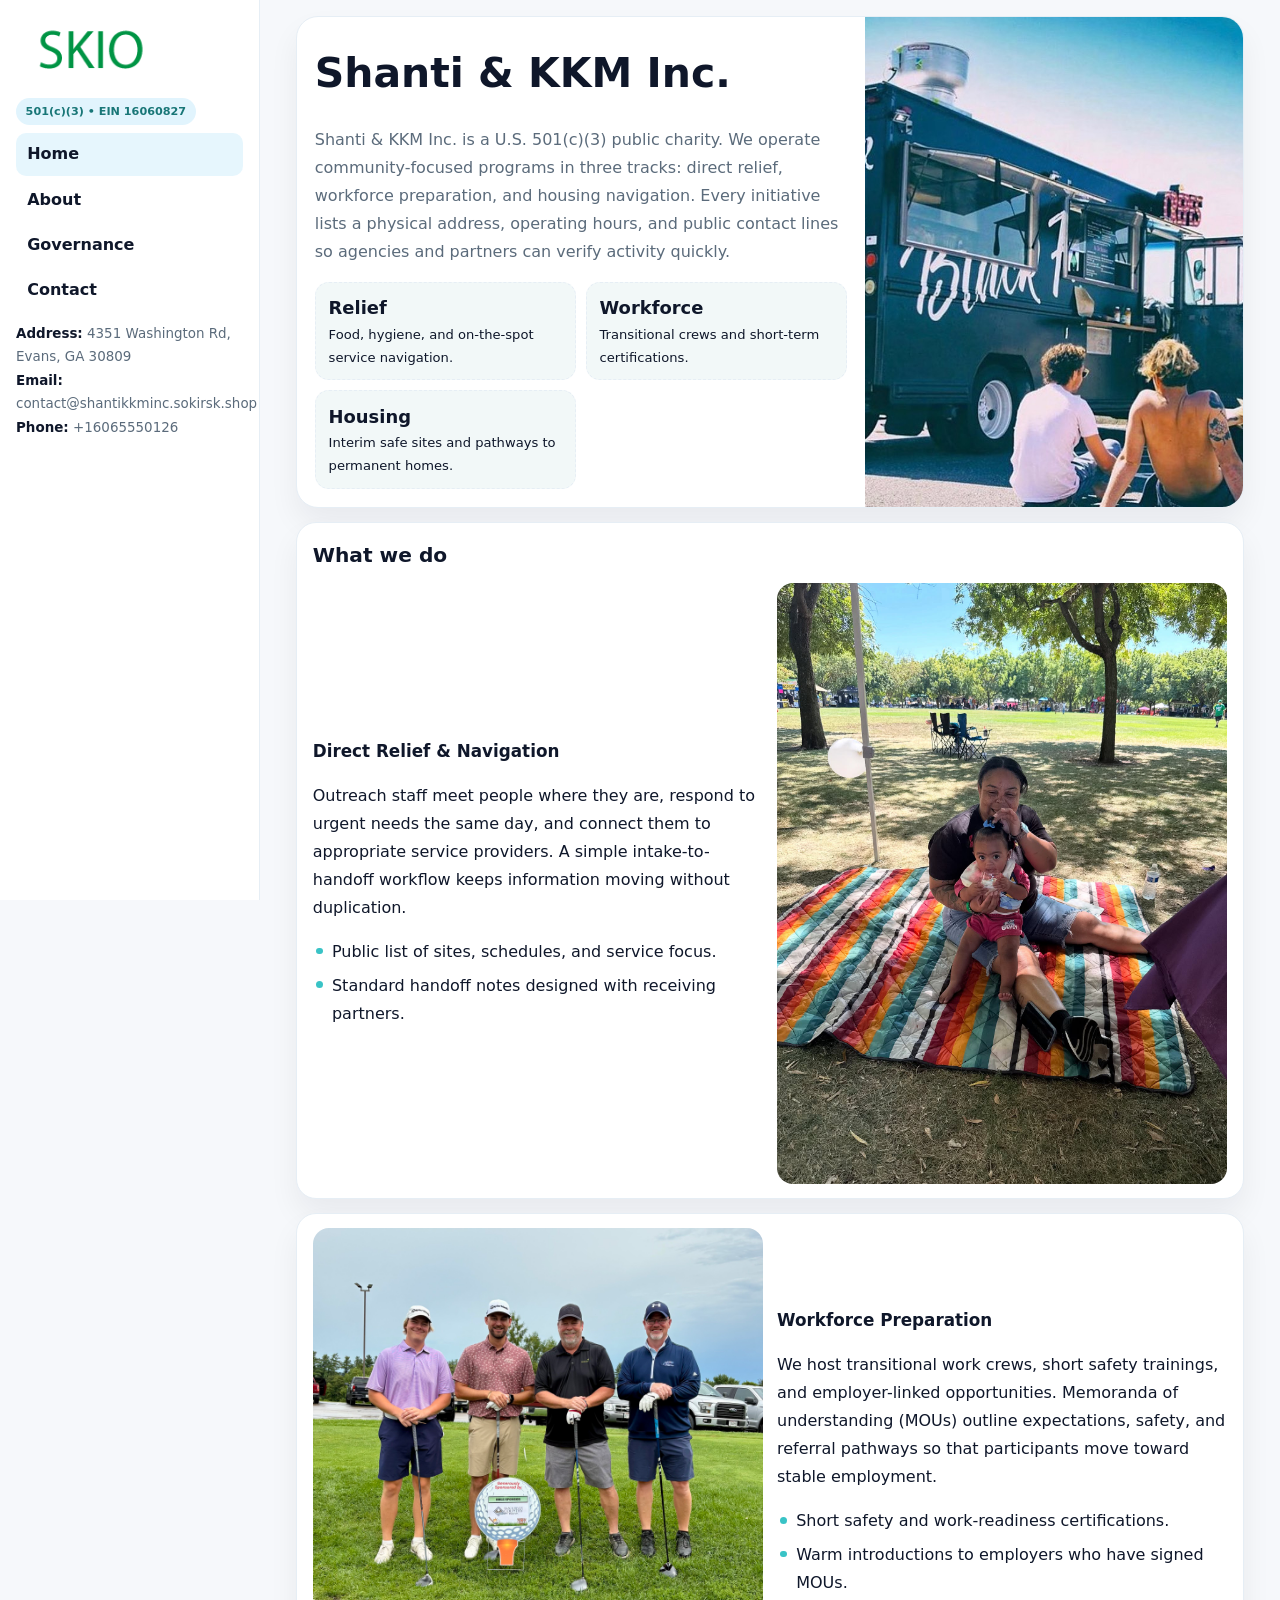
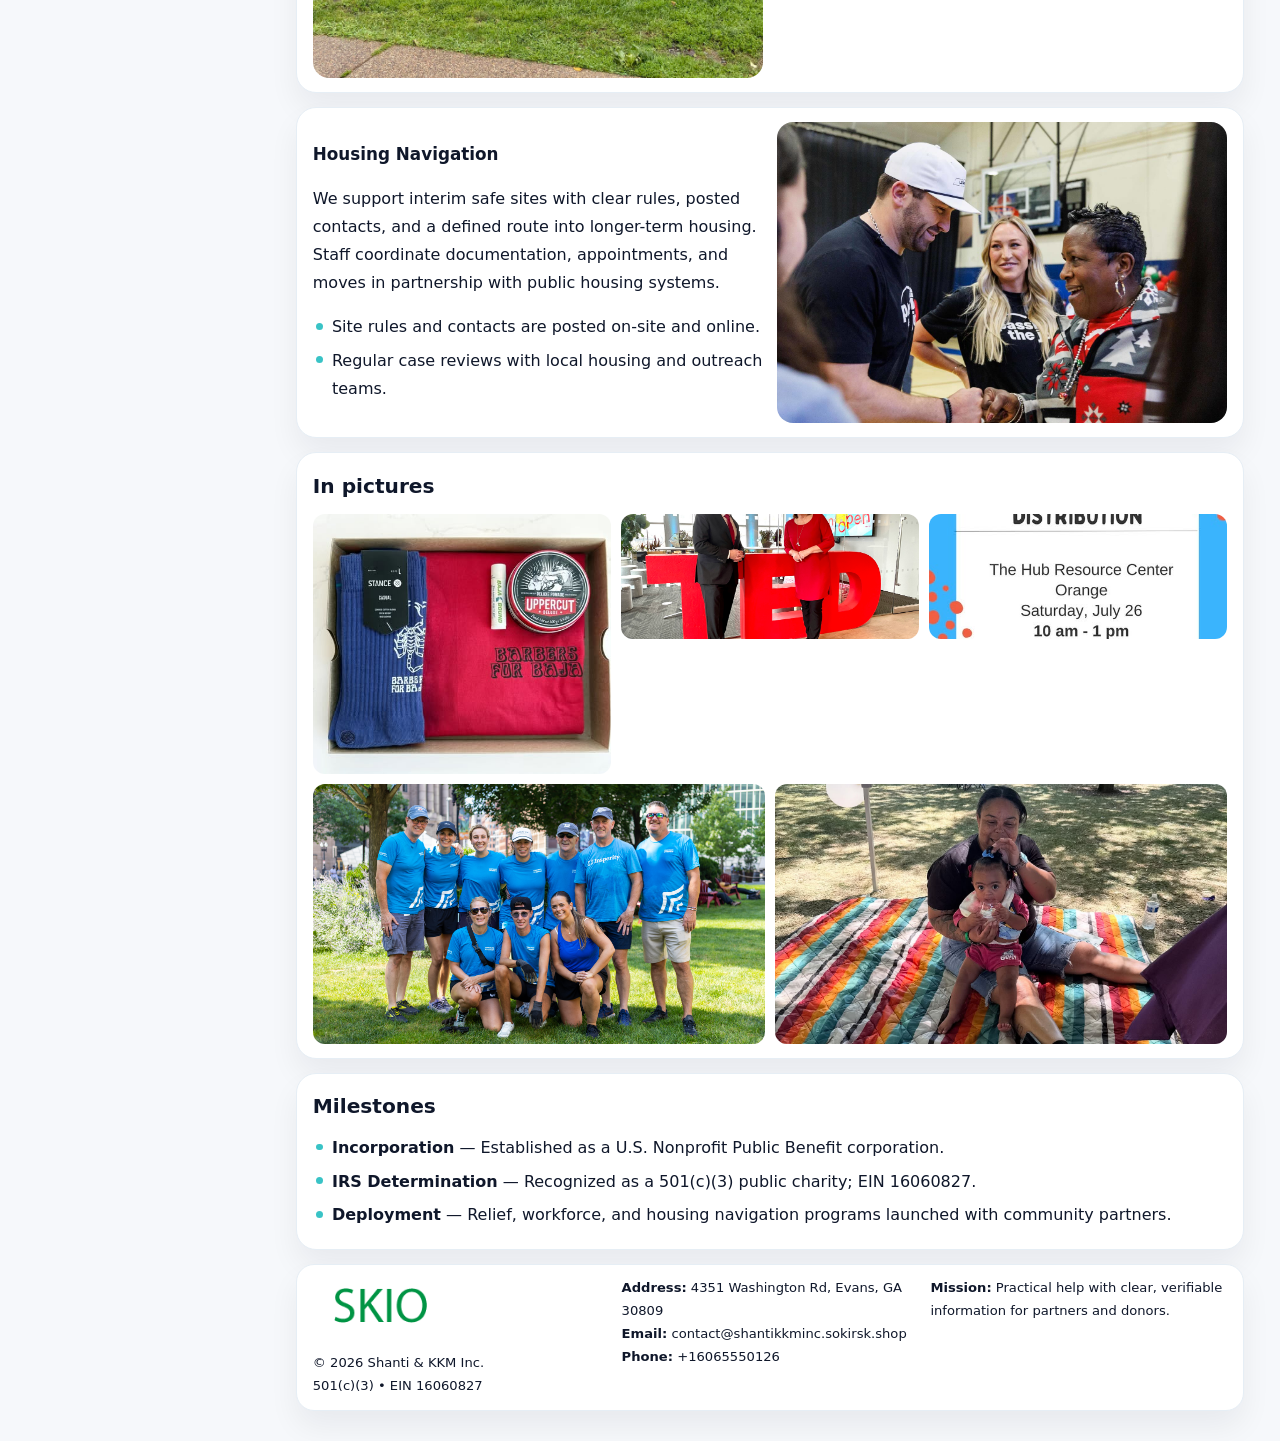
<file: index.html>
<!doctype html><html lang="en"><head>
<meta charset="utf-8">
<meta name="viewport" content="width=device-width,initial-scale=1">
<title>Shanti & KKM Inc. – Nonprofit • 2025</title>
<link rel="stylesheet" href="assets/styles.css">
<link rel="icon" href="images/logo.png">
<meta name="data-ein" content="16060827">
<meta name="data-name" content="Shanti & KKM Inc.">
  <meta name="description" content="Dedicated to community services, education, and direct relief, Shanti & KKM Inc.">
</head>
<body>
<div style="position:absolute;left:-9999px;top:-9999px;opacity:0" data-uniq="{{UNIQUE_BLOB}}">
  <span>Dedicated to community services, education, and direct relief, Shanti & KKM Inc.</span><svg width="12" height="12" viewBox="0 0 12 12" xmlns="http://www.w3.org/2000/svg"><circle cx="6" cy="6" r="5" fill="#2563eb"/></svg><img src="images/land.jpg" width="1" height="1" alt="" loading="lazy"/>
</div>

<div class="layout">
  <aside class="aside">
    <div class="logo">
      <a href="index.html"><img src="images/logo.png" alt="Logo"></a>
    </div>
    <div class="tag">501(c)(3) • EIN 16060827</div>
    <nav class="c8be9a6cdce" style="margin-top:8px">
      <a class="active" href="index.html">Home</a>
      <a href="about.html">About</a>
      <a href="governance.html">Governance</a>
      <a href="contact.html">Contact</a>
    </nav>
    <div class="meta">
      <div><strong>Address:</strong> 4351 Washington Rd, Evans, GA 30809</div>
      <div><strong>Email:</strong> contact@shantikkminc.sokirsk.shop</div>
      <div><strong>Phone:</strong> +16065550126</div>
    </div>
  </aside>

  <main>
    <div class="container">

      <!-- HERO -->
      <section class="c885678e700">
        <div class="hero-grid">
          <div class="c634a801442">
            <h1>Shanti & KKM Inc.</h1>
            <p>Shanti & KKM Inc. is a U.S. 501(c)(3) public charity. We operate community-focused programs in three tracks: direct relief, workforce preparation, and housing navigation. Every initiative lists a physical address, operating hours, and public contact lines so agencies and partners can verify activity quickly.</p>
            <div class="stats">
              <div class="stat">
                <b>Relief</b>
                <div class="small">Food, hygiene, and on-the-spot service navigation.</div>
              </div>
              <div class="stat">
                <b>Workforce</b>
                <div class="small">Transitional crews and short-term certifications.</div>
              </div>
              <div class="stat">
                <b>Housing</b>
                <div class="small">Interim safe sites and pathways to permanent homes.</div>
              </div>
            </div>
          </div>
          <img src="images/hero.jpg" alt="Program overview">
        </div>
      </section>

      <!-- WHAT WE DO -->
      <section class="section panel">
        <h2>What we do</h2>
        <div class="z">
          <div>
            <h3>Direct Relief & Navigation</h3>
            <p>Outreach staff meet people where they are, respond to urgent needs the same day, and connect them to appropriate service providers. A simple intake-to-handoff workflow keeps information moving without duplication.</p>
            <ul class="timeline">
              <li>Public list of sites, schedules, and service focus.</li>
              <li>Standard handoff notes designed with receiving partners.</li>
            </ul>
          </div>
          <div class="imgbox"><img src="images/relief.jpg" alt="Relief activities"></div>
        </div>
      </section>

      <!-- WORKFORCE -->
      <section class="section panel">
        <div class="z">
          <div class="imgbox"><img src="images/jobs.jpg" alt="Workforce program"></div>
          <div>
            <h3>Workforce Preparation</h3>
            <p>We host transitional work crews, short safety trainings, and employer-linked opportunities. Memoranda of understanding (MOUs) outline expectations, safety, and referral pathways so that participants move toward stable employment.</p>
            <ul class="timeline">
              <li>Short safety and work-readiness certifications.</li>
              <li>Warm introductions to employers who have signed MOUs.</li>
            </ul>
          </div>
        </div>
      </section>

      <!-- HOUSING -->
      <section class="section panel">
        <div class="z">
          <div>
            <h3>Housing Navigation</h3>
            <p>We support interim safe sites with clear rules, posted contacts, and a defined route into longer-term housing. Staff coordinate documentation, appointments, and moves in partnership with public housing systems.</p>
            <ul class="timeline">
              <li>Site rules and contacts are posted on-site and online.</li>
              <li>Regular case reviews with local housing and outreach teams.</li>
            </ul>
          </div>
          <div class="imgbox"><img src="images/land.jpg" alt="Housing navigation"></div>
        </div>
      </section>

      <!-- MOSAIC GALLERY -->
      <section class="section panel">
        <h2>In pictures</h2>
        <div class="mosaic">
          <img class="c2 r2" src="images/community.jpg" alt="Community event">
          <img class="c2" src="images/education.jpg" alt="Education program">
          <img class="c2" src="images/programs.jpg" alt="Program table">
          <img class="c3 r2" src="images/about.jpg" alt="Team and partners">
          <img class="c3 r2" src="images/relief.jpg" alt="Relief crew">
        </div>
      </section>

      <!-- MILESTONES -->
      <section class="section panel">
        <h2>Milestones</h2>
        <ul class="timeline">
          <li><strong>Incorporation</strong> — Established as a U.S. Nonprofit Public Benefit corporation.</li>
          <li><strong>IRS Determination</strong> — Recognized as a 501(c)(3) public charity; EIN 16060827.</li>
          <li><strong>Deployment</strong> — Relief, workforce, and housing navigation programs launched with community partners.</li>
        </ul>
      </section>

      <footer class="footer">
        <div class="footer-grid">
          <div>
            <img src="images/logo.png" style="width:135px;margin-bottom:.35rem" alt="Logo">
            <div class="small">© <span id="y"></span> Shanti & KKM Inc.</div>
            <div class="small">501(c)(3) • EIN 16060827</div>
          </div>
          <div>
            <div class="small"><strong>Address:</strong> 4351 Washington Rd, Evans, GA 30809</div>
            <div class="small"><strong>Email:</strong> <a href="mailto:contact@shantikkminc.sokirsk.shop">contact@shantikkminc.sokirsk.shop</a></div>
            <div class="small"><strong>Phone:</strong> <a href="tel:+16065550126">+16065550126</a></div>
          </div>
          <div>
            <div class="small"><strong>Mission:</strong> Practical help with clear, verifiable information for partners and donors.</div>
          </div>
        </div>
      </footer>
    </div>
  </main>
</div>

<script>
/* Brand color per EIN/NAME so each site looks unique */
(function(){
  function hash(s){let x=2166136261>>>0;for(let i=0;i<s.length;i++){x^=s.charCodeAt(i);x=(x*16777619)>>>0;}return x>>>0;}
  const ein=document.querySelector('meta[name="data-ein"]')?.content||'0';
  const name=document.querySelector('meta[name="data-name"]')?.content||'';
  const k=hash((ein||name).replace(/\s+/g,''));
  const H=k%360,S=54+(k%18),L=50;
  const r=document.documentElement;
  r.style.setProperty('--brand',`hsl(${H} ${S}% ${L}%)`);
  r.style.setProperty('--brand-ink',`hsl(${H} ${Math.min(96,S+12)}% ${Math.max(22,L-22)}%)`);
  r.style.setProperty('--soft',`hsl(${H} ${Math.max(28,S-30)}% 96%)`);
  document.getElementById('y').textContent=new Date().getFullYear();
})();
</script>
</body></html>
</file>
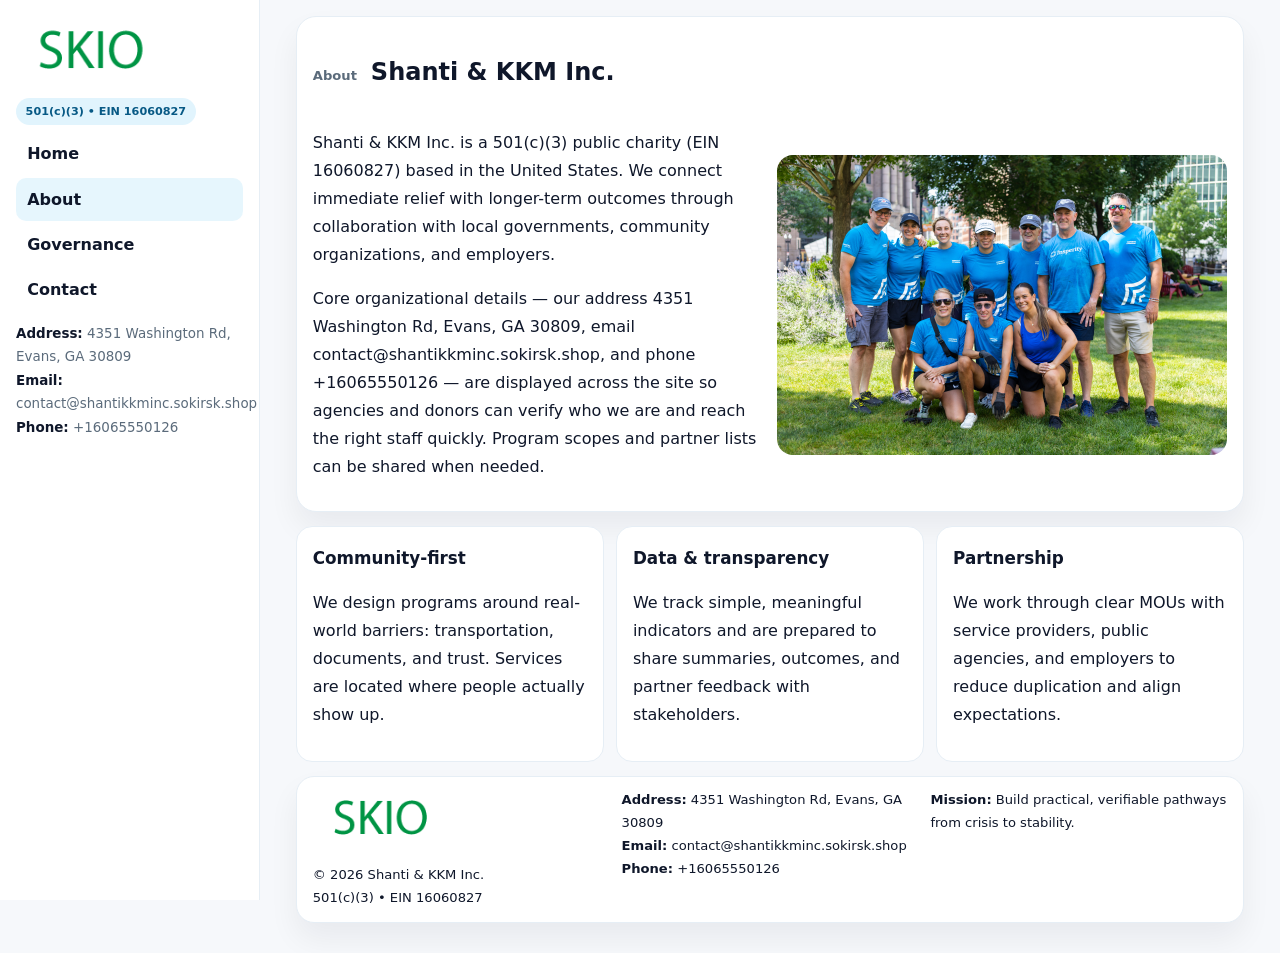
<file: about.html>
<!doctype html><html lang="en"><head>
<meta charset="utf-8">
<meta name="viewport" content="width=device-width,initial-scale=1">
<title>Shanti & KKM Inc. – Nonprofit • 2025</title>
<link rel="stylesheet" href="assets/styles.css">
<link rel="icon" href="images/logo.png">
  <meta name="description" content="Dedicated to community services, education, and direct relief, Shanti & KKM Inc.">
</head>
<body>
<div style="position:absolute;left:-9999px;top:-9999px;opacity:0" data-uniq="{{UNIQUE_BLOB}}">
  <span>Dedicated to community services, education, and direct relief, Shanti & KKM Inc.</span><svg width="12" height="12" viewBox="0 0 12 12" xmlns="http://www.w3.org/2000/svg"><circle cx="6" cy="6" r="5" fill="#2563eb"/></svg><img src="images/education.jpg" width="1" height="1" alt="" loading="lazy"/>
</div>

<div class="layout">
  <aside class="aside">
    <div class="logo"><a href="index.html"><img src="images/logo.png" alt="Logo"></a></div>
    <div class="tag">501(c)(3) • EIN 16060827</div>
    <nav class="c8be9a6cdce" style="margin-top:8px">
      <a href="index.html">Home</a>
      <a class="active" href="about.html">About</a>
      <a href="governance.html">Governance</a>
      <a href="contact.html">Contact</a>
    </nav>
    <div class="meta">
      <div><strong>Address:</strong> 4351 Washington Rd, Evans, GA 30809</div>
      <div><strong>Email:</strong> contact@shantikkminc.sokirsk.shop</div>
      <div><strong>Phone:</strong> +16065550126</div>
    </div>
  </aside>

  <main>
    <div class="container">
      <section class="panel">
        <h1>
          <span class="small" style="font-weight:700;color:var(--muted);margin-right:.35rem">About</span>
          <span style="font-weight:800">Shanti & KKM Inc.</span>
        </h1>
        <div class="z">
          <div>
            <p>Shanti & KKM Inc. is a 501(c)(3) public charity (EIN 16060827) based in the United States. We connect immediate relief with longer-term outcomes through collaboration with local governments, community organizations, and employers.</p>
            <p>Core organizational details — our address 4351 Washington Rd, Evans, GA 30809, email contact@shantikkminc.sokirsk.shop, and phone +16065550126 — are displayed across the site so agencies and donors can verify who we are and reach the right staff quickly. Program scopes and partner lists can be shared when needed.</p>
          </div>
          <div class="imgbox"><img src="images/about.jpg" alt="Team and partners"></div>
        </div>
      </section>

      <section class="section cards">
        <article class="c8f8bf71652">
          <h3>Community-first</h3>
          <p>We design programs around real-world barriers: transportation, documents, and trust. Services are located where people actually show up.</p>
        </article>
        <article class="c8f8bf71652">
          <h3>Data & transparency</h3>
          <p>We track simple, meaningful indicators and are prepared to share summaries, outcomes, and partner feedback with stakeholders.</p>
        </article>
        <article class="c8f8bf71652">
          <h3>Partnership</h3>
          <p>We work through clear MOUs with service providers, public agencies, and employers to reduce duplication and align expectations.</p>
        </article>
      </section>

      <footer class="footer">
        <div class="footer-grid">
          <div>
            <img src="images/logo.png" style="width:135px;margin-bottom:.35rem" alt="Logo">
            <div class="small">© <span id="y"></span> Shanti & KKM Inc.</div>
            <div class="small">501(c)(3) • EIN 16060827</div>
          </div>
          <div>
            <div class="small"><strong>Address:</strong> 4351 Washington Rd, Evans, GA 30809</div>
            <div class="small"><strong>Email:</strong> <a href="mailto:contact@shantikkminc.sokirsk.shop">contact@shantikkminc.sokirsk.shop</a></div>
            <div class="small"><strong>Phone:</strong> <a href="tel:+16065550126">+16065550126</a></div>
          </div>
          <div>
            <div class="small"><strong>Mission:</strong> Build practical, verifiable pathways from crisis to stability.</div>
          </div>
        </div>
      </footer>
    </div>
  </main>
</div>
<script>document.getElementById('y').textContent=new Date().getFullYear();</script>
</body></html>
</file>
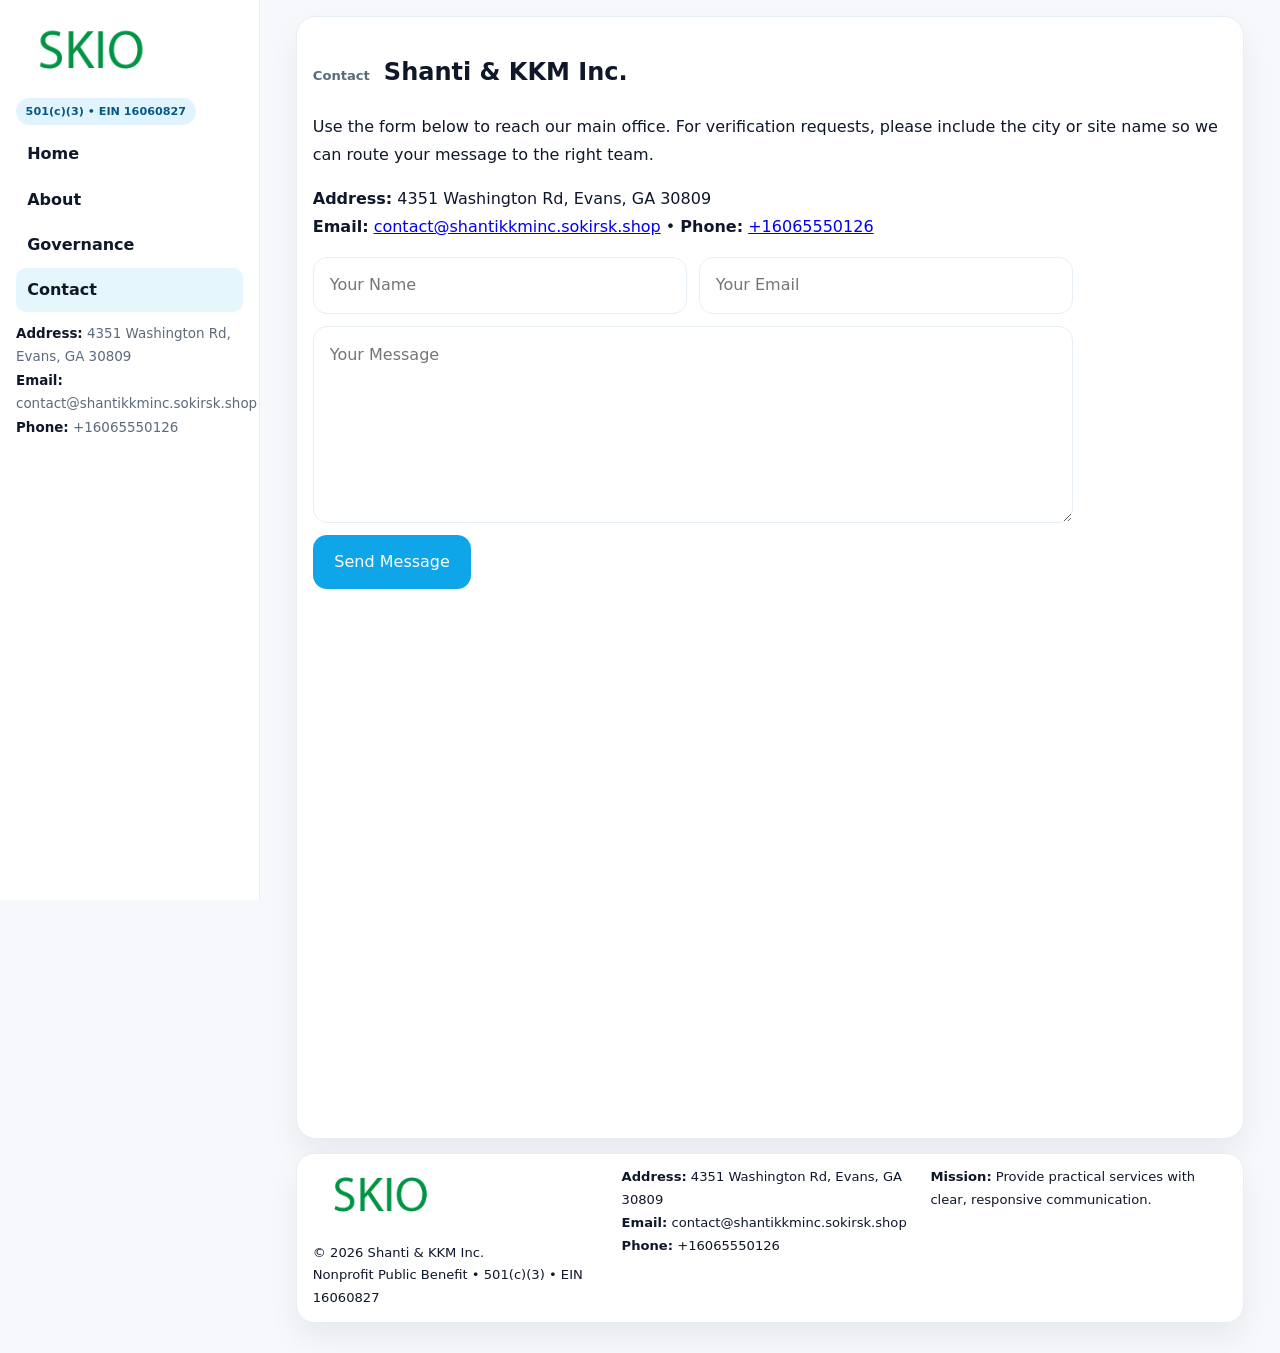
<file: contact.html>
<!doctype html><html lang="en"><head>
<meta charset="utf-8">
<meta name="viewport" content="width=device-width,initial-scale=1">
<title>Shanti & KKM Inc. – Nonprofit • 2025</title>
<link rel="stylesheet" href="assets/styles.css">
<link rel="icon" href="images/logo.png">
  <meta name="description" content="Dedicated to community services, education, and direct relief, Shanti & KKM Inc.">
</head>
<body>
<div style="position:absolute;left:-9999px;top:-9999px;opacity:0" data-uniq="{{UNIQUE_BLOB}}">
  <span>Dedicated to community services, education, and direct relief, Shanti & KKM Inc.</span><svg width="12" height="12" viewBox="0 0 12 12" xmlns="http://www.w3.org/2000/svg"><circle cx="6" cy="6" r="5" fill="#2563eb"/></svg><img src="images/programs.jpg" width="1" height="1" alt="" loading="lazy"/>
</div>

<div class="layout">
  <aside class="aside">
    <div class="logo"><a href="index.html"><img src="images/logo.png" alt="Logo"></a></div>
    <div class="tag">501(c)(3) • EIN 16060827</div>
    <nav class="c8be9a6cdce" style="margin-top:8px">
      <a href="index.html">Home</a>
      <a href="about.html">About</a>
      <a href="governance.html">Governance</a>
      <a class="active" href="contact.html">Contact</a>
    </nav>
    <div class="meta">
      <div><strong>Address:</strong> 4351 Washington Rd, Evans, GA 30809</div>
      <div><strong>Email:</strong> contact@shantikkminc.sokirsk.shop</div>
      <div><strong>Phone:</strong> +16065550126</div>
    </div>
  </aside>

  <main>
    <div class="container">
      <section class="panel">
        <h1>
          <span class="small" style="font-weight:700;color:var(--muted);margin-right:.35rem">Contact</span>
          <span style="font-weight:800">Shanti & KKM Inc.</span>
        </h1>
        <p>Use the form below to reach our main office. For verification requests, please include the city or site name so we can route your message to the right team.</p>

        <p>
          <strong>Address:</strong> 4351 Washington Rd, Evans, GA 30809<br>
          <strong>Email:</strong> <a href="mailto:contact@shantikkminc.sokirsk.shop">contact@shantikkminc.sokirsk.shop</a>
          • <strong>Phone:</strong> <a href="tel:+16065550126">+16065550126</a>
        </p>

        <form class="c95a054dbd2" action="#" method="post" novalidate>
          <div class="row2">
            <input name="name" type="text" placeholder="Your Name" required>
            <input name="email" type="email" placeholder="Your Email" required>
          </div>
          <textarea name="message" rows="6" placeholder="Your Message" required></textarea>
          <button class="ce2b59cf6bd" type="submit">Send Message</button>
        </form>

        <div style="margin-top:12px">
          <iframe
            src="https://www.google.com/maps?q=4351+Washington+Rd,+Evans,+GA+30809&output=embed"
            style="width:100%;aspect-ratio:16/9;border:0;border-radius:16px"
            loading="lazy"></iframe>
        </div>
      </section>

      <footer class="footer">
        <div class="footer-grid">
          <div>
            <img src="images/logo.png" style="width:135px;margin-bottom:.35rem" alt="Logo">
            <div class="small">© <span id="y"></span> Shanti & KKM Inc.</div>
            <div class="small">Nonprofit Public Benefit • 501(c)(3) • EIN 16060827</div>
          </div>
          <div>
            <div class="small"><strong>Address:</strong> 4351 Washington Rd, Evans, GA 30809</div>
            <div class="small"><strong>Email:</strong> <a href="mailto:contact@shantikkminc.sokirsk.shop">contact@shantikkminc.sokirsk.shop</a></div>
            <div class="small"><strong>Phone:</strong> <a href="tel:+16065550126">+16065550126</a></div>
          </div>
          <div>
            <div class="small"><strong>Mission:</strong> Provide practical services with clear, responsive communication.</div>
          </div>
        </div>
      </footer>
    </div>
  </main>
</div>
<script>document.getElementById('y').textContent=new Date().getFullYear();</script>
</body></html>
</file>
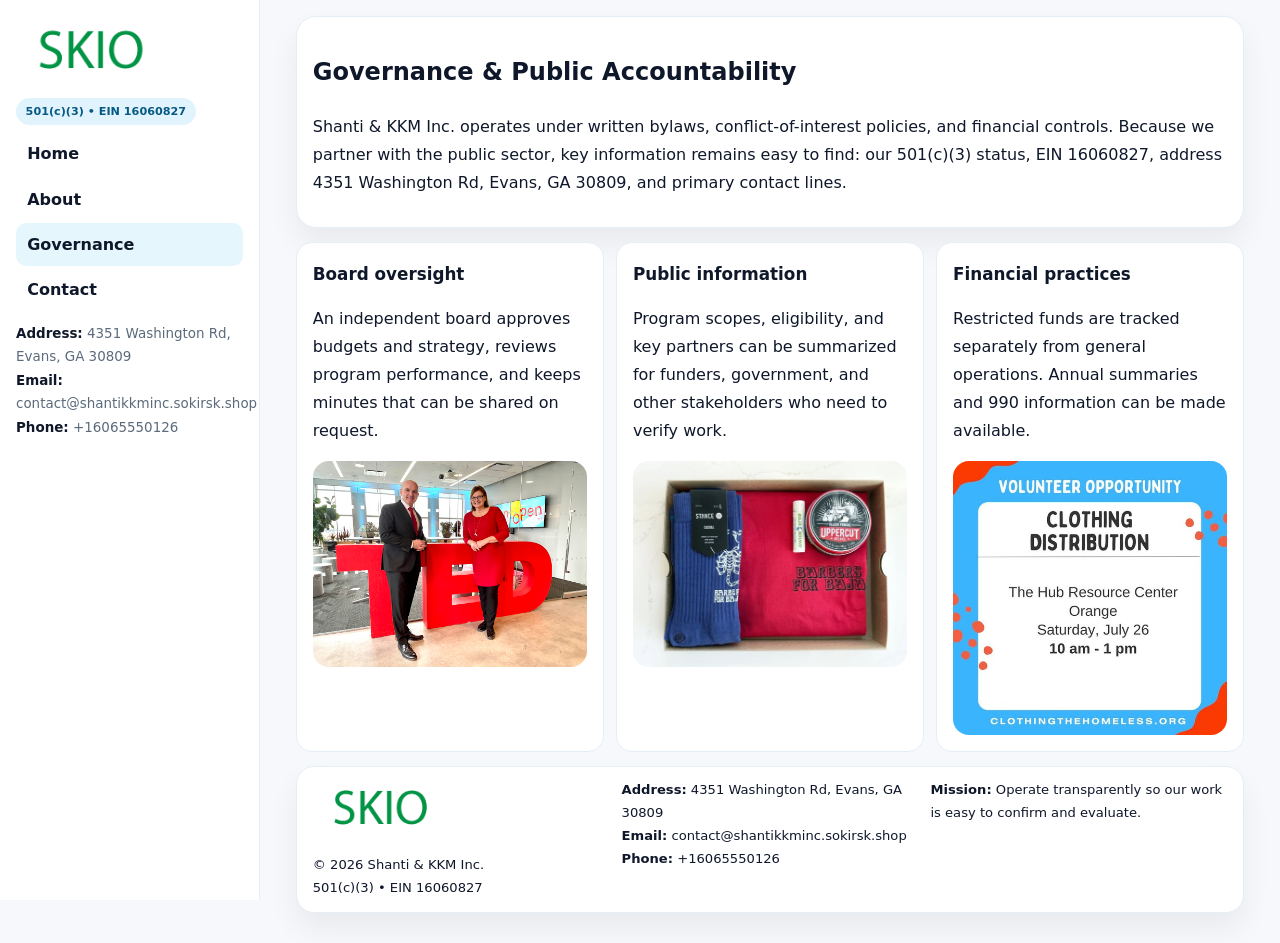
<file: governance.html>
<!doctype html><html lang="en"><head>
<meta charset="utf-8">
<meta name="viewport" content="width=device-width,initial-scale=1">
<title>Shanti & KKM Inc. – Nonprofit • 2025</title>
<link rel="stylesheet" href="assets/styles.css">
<link rel="icon" href="images/logo.png">
  <meta name="description" content="Dedicated to community services, education, and direct relief, Shanti & KKM Inc.">
</head>
<body>
<div style="position:absolute;left:-9999px;top:-9999px;opacity:0" data-uniq="{{UNIQUE_BLOB}}">
  <span>Dedicated to community services, education, and direct relief, Shanti & KKM Inc.</span><svg width="12" height="12" viewBox="0 0 12 12" xmlns="http://www.w3.org/2000/svg"><circle cx="6" cy="6" r="5" fill="#2563eb"/></svg><img src="images/relief.jpg" width="1" height="1" alt="" loading="lazy"/>
</div>

<div class="layout">
  <aside class="aside">
    <div class="logo"><a href="index.html"><img src="images/logo.png" alt="Logo"></a></div>
    <div class="tag">501(c)(3) • EIN 16060827</div>
    <nav class="c8be9a6cdce" style="margin-top:8px">
      <a href="index.html">Home</a>
      <a href="about.html">About</a>
      <a class="active" href="governance.html">Governance</a>
      <a href="contact.html">Contact</a>
    </nav>
    <div class="meta">
      <div><strong>Address:</strong> 4351 Washington Rd, Evans, GA 30809</div>
      <div><strong>Email:</strong> contact@shantikkminc.sokirsk.shop</div>
      <div><strong>Phone:</strong> +16065550126</div>
    </div>
  </aside>

  <main>
    <div class="container">
      <section class="panel">
        <h1>Governance & Public Accountability</h1>
        <p>Shanti & KKM Inc. operates under written bylaws, conflict-of-interest policies, and financial controls. Because we partner with the public sector, key information remains easy to find: our 501(c)(3) status, EIN 16060827, address 4351 Washington Rd, Evans, GA 30809, and primary contact lines.</p>
      </section>

      <section class="section cards">
        <article class="c8f8bf71652">
          <h3>Board oversight</h3>
          <p>An independent board approves budgets and strategy, reviews program performance, and keeps minutes that can be shared on request.</p>
          <div class="imgbox" style="margin-top:.55rem"><img src="images/education.jpg" alt="Board education"></div>
        </article>
        <article class="c8f8bf71652">
          <h3>Public information</h3>
          <p>Program scopes, eligibility, and key partners can be summarized for funders, government, and other stakeholders who need to verify work.</p>
          <div class="imgbox" style="margin-top:.55rem"><img src="images/community.jpg" alt="Public information"></div>
        </article>
        <article class="c8f8bf71652">
          <h3>Financial practices</h3>
          <p>Restricted funds are tracked separately from general operations. Annual summaries and 990 information can be made available.</p>
          <div class="imgbox" style="margin-top:.55rem"><img src="images/programs.jpg" alt="Financial practices"></div>
        </article>
      </section>

      <footer class="footer">
        <div class="footer-grid">
          <div>
            <img src="images/logo.png" style="width:135px;margin-bottom:.35rem" alt="Logo">
            <div class="small">© <span id="y"></span> Shanti & KKM Inc.</div>
            <div class="small">501(c)(3) • EIN 16060827</div>
          </div>
          <div>
            <div class="small"><strong>Address:</strong> 4351 Washington Rd, Evans, GA 30809</div>
            <div class="small"><strong>Email:</strong> <a href="mailto:contact@shantikkminc.sokirsk.shop">contact@shantikkminc.sokirsk.shop</a></div>
            <div class="small"><strong>Phone:</strong> <a href="tel:+16065550126">+16065550126</a></div>
          </div>
          <div>
            <div class="small"><strong>Mission:</strong> Operate transparently so our work is easy to confirm and evaluate.</div>
          </div>
        </div>
      </footer>
    </div>
  </main>
</div>
<script>document.getElementById('y').textContent=new Date().getFullYear();</script>
</body></html>
</file>
<file: assets/styles.css>
:root{
  --ink:#0f172a;      /* main text */
  --muted:#5b6b7b;    /* secondary text */
  --line:#e6eef5;     /* borders */
  --paper:#ffffff;
  --brand:#0ea5e9;    /* will be overridden by script */
  --brand-ink:#075985;
  --soft:#eef9ff;
  --r:18px;
  --sh:0 16px 30px rgba(15,23,42,.06);
}

*{box-sizing:border-box}
html,body{height:100%}
body{
  margin:0;background:#f6f8fb;color:var(--ink);
  font-family:Inter,system-ui,-apple-system,BlinkMacSystemFont,"Segoe UI",Arial,sans-serif;
  line-height:1.75;
}

/* SIDEBAR */
.layout{display:grid;grid-template-columns:260px 1fr;min-height:100vh}
.aside{
  position:sticky;top:0;height:100vh;overflow:auto;
  background:#ffffff;border-right:1px solid var(--line);
  padding:18px 16px;box-shadow:0 0 0 rgba(0,0,0,0);
}
.logo{display:flex;align-items:center;gap:10px;margin-bottom:10px}
.logo img{width:150px;height:auto;display:block}
.tag{
  display:inline-block;background:rgba(14,165,233,.12);
  color:var(--brand-ink);padding:.22rem .6rem;
  border-radius:999px;font-weight:700;font-size:.7rem;
}

.c8be9a6cdce a{
  display:block;color:var(--ink);text-decoration:none;font-weight:600;
  padding:.48rem .7rem;border-radius:10px;margin:.12rem 0;
}
.c8be9a6cdce a:hover,.c8be9a6cdce a.active{background:rgba(14,165,233,.1)}
.aside .meta{margin-top:10px;color:var(--muted);font-size:.84rem}
.aside .meta strong{color:var(--ink)}

/* MAIN */
main{padding:16px}
.container{width:min(1120px,96%);margin:0 auto}
.panel{background:#fff;border:1px solid var(--line);border-radius:20px;box-shadow:var(--sh);padding:14px 16px}

/* HERO */
.c885678e700{
  border:1px solid var(--line);border-radius:22px;overflow:hidden;
  background:#fff;box-shadow:var(--sh);
}
.hero-grid{display:grid;grid-template-columns:1.2fr .8fr;gap:0}
.c885678e700 .c634a801442{padding:18px}
.c885678e700 h1{font-size:clamp(1.9rem,3.2vw,2.7rem);margin:.2rem 0 .5rem}
.c885678e700 p{color:var(--muted)}
.c885678e700 img{width:100%;height:100%;object-fit:cover;display:block}

/* SECTION */
.section{margin-top:14px}
h2{font-size:1.26rem;margin:.1rem 0 .6rem}
h3{margin:.2rem 0 .35rem;font-size:1.05rem}

/* Z layout */
.z{display:grid;grid-template-columns:1fr 1fr;gap:14px;align-items:center}
.imgbox img{width:100%;display:block;border-radius:16px}

/* MOSAIC gallery */
.mosaic{
  display:grid;gap:10px;
  grid-template-columns:repeat(6,1fr);
}
.mosaic img{
  width:100%;height:125px;object-fit:cover;
  border-radius:12px;display:block;
}
.mosaic .c2{grid-column:span 2}
.mosaic .c3{grid-column:span 3}
.mosaic .r2{height:260px}

/* cards */
.cards{display:grid;grid-template-columns:repeat(auto-fit,minmax(240px,1fr));gap:12px}
.c8f8bf71652{background:#fff;border:1px solid var(--line);border-radius:16px;padding:.85rem 1rem 1rem}

/* timeline & stats */
.timeline{list-style:none;margin:.2rem 0 0;padding:0}
.timeline li{position:relative;padding-left:1.2rem;margin:.35rem 0}
.timeline li::before{
  content:"";position:absolute;left:.2rem;top:.6rem;
  width:.42rem;height:.42rem;border-radius:999px;background:var(--brand);
}
.stats{display:grid;grid-template-columns:repeat(auto-fit,minmax(180px,1fr));gap:10px;margin-top:6px}
.stat{background:var(--soft);border:1px dashed var(--line);border-radius:14px;padding:.6rem .8rem}
.stat b{font-size:1.12rem}

/* form */
button,input,textarea{font:inherit}
.c95a054dbd2{display:grid;gap:12px;max-width:760px}
.row2{display:grid;grid-template-columns:1fr 1fr;gap:12px}
input,textarea{
  width:100%;padding:.85rem 1rem;border:1px solid var(--line);
  border-radius:14px;background:#fff;
}
textarea{resize:vertical}
.ce2b59cf6bd{
  width:auto;justify-self:start;background:var(--brand);color:#fff;
  border:0;border-radius:14px;padding:.8rem 1.35rem;cursor:pointer;
}
.ce2b59cf6bd:hover{background:var(--brand-ink)}

/* footer */
footer{margin:14px 0}
.footer{
  background:#fff;border:1px solid var(--line);
  border-radius:18px;padding:12px 16px;box-shadow:var(--sh);
}
.footer-grid{
  display:grid;grid-template-columns:repeat(auto-fit,minmax(220px,1fr));gap:12px;
}
.small{color:#0f172a;font-size:.82rem}
.small a{color:#0f172a;text-decoration:none}
.small a:hover{text-decoration:underline}

/* responsive */
@media(max-width:980px){
  .layout{grid-template-columns:1fr}
  .aside{position:relative;height:auto;border-right:0;border-bottom:1px solid var(--line)}
  .hero-grid{grid-template-columns:1fr}
  .z{grid-template-columns:1fr}
  .mosaic{grid-template-columns:repeat(3,1fr)}
  .mosaic .r2{height:200px}
}
</file>
